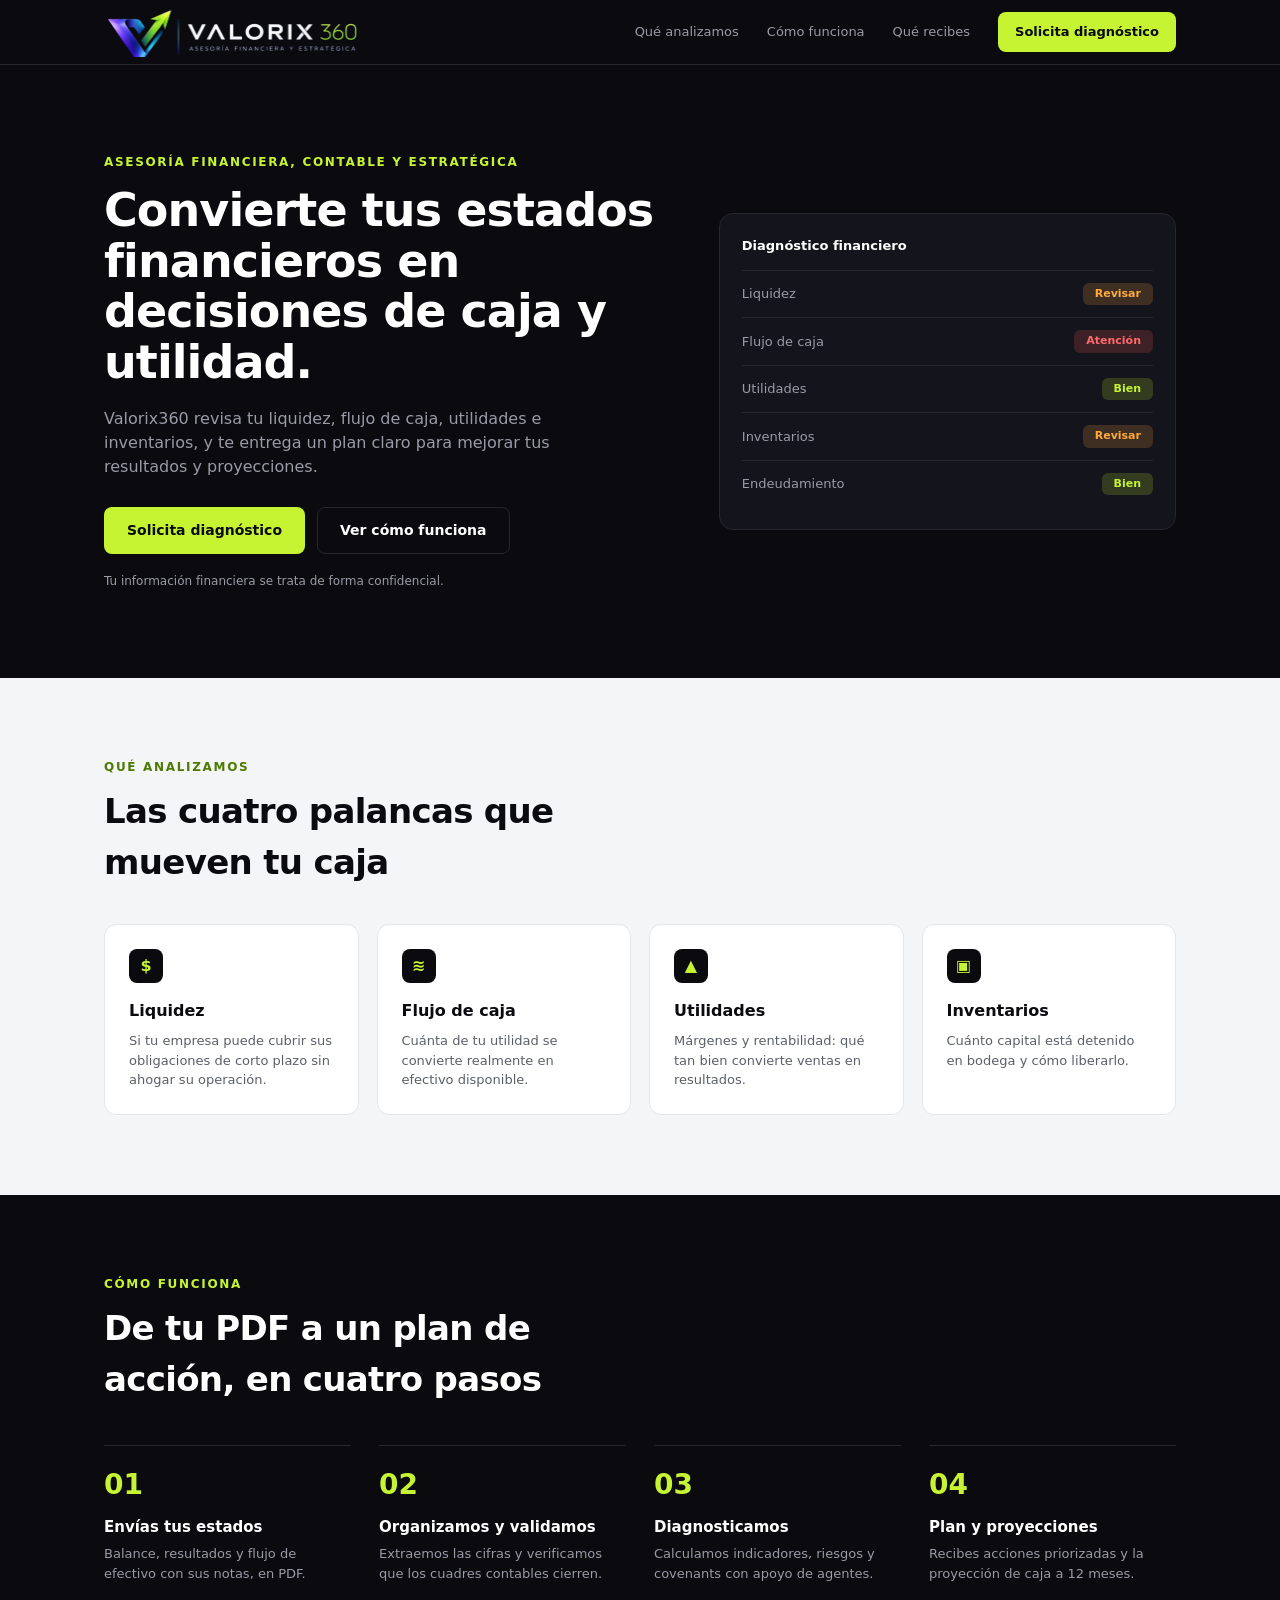
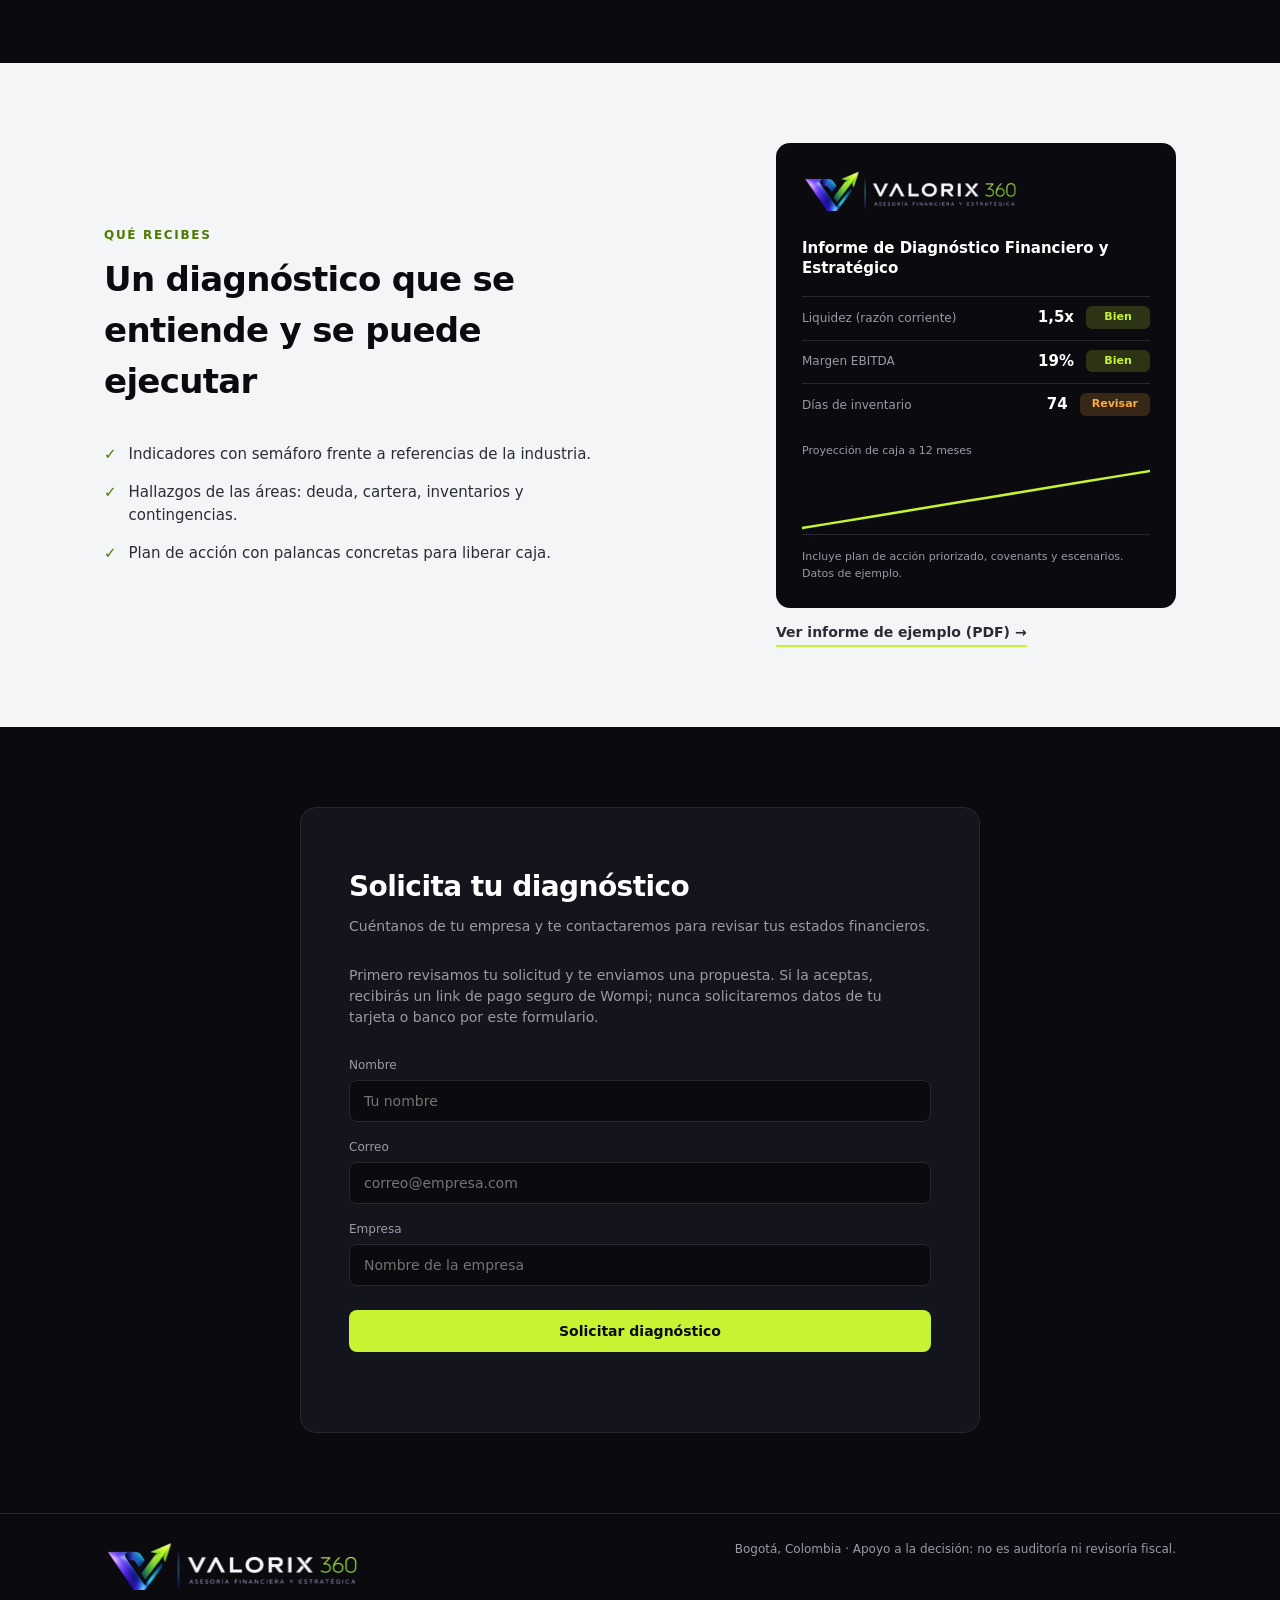
<file: web/index.html>
<!DOCTYPE html>
<html lang="es">
<head>
<meta charset="utf-8">
<meta name="viewport" content="width=device-width, initial-scale=1">
<title>Valorix360 · Asesoría financiera, contable y estratégica</title>
<link rel="icon" href="favicon.svg" type="image/svg+xml">
<link rel="icon" href="favicon.png" type="image/png">
<link rel="stylesheet" href="styles.css">
</head>
<body>
<header>
  <div class="wrap">
    <a class="logo" href="./" aria-label="Valorix360, asesoría financiera y estratégica"><img class="logo-image" src="valorix360-logo.png" alt="Valorix360 · Asesoría financiera y estratégica"></a>
    <nav>
      <a href="#analizamos">Qué analizamos</a>
      <a href="#funciona">Cómo funciona</a>
      <a href="#recibes">Qué recibes</a>
      <a class="btn btn-lime" href="#contacto" data-app>Solicita diagnóstico</a>
    </nav>
  </div>
</header>

<section class="hero">
  <div class="wrap">
    <div>
      <div class="eyebrow">Asesoría financiera, contable y estratégica</div>
      <h1>Convierte tus estados financieros en decisiones de caja y utilidad.</h1>
      <p>Valorix360 revisa tu liquidez, flujo de caja, utilidades e inventarios, y te entrega un plan claro para mejorar tus resultados y proyecciones.</p>
      <div class="cta">
        <a class="btn btn-lime" href="#contacto" data-app>Solicita diagnóstico</a>
        <a class="btn btn-ghost" href="#funciona">Ver cómo funciona</a>
      </div>
      <small>Tu información financiera se trata de forma confidencial.</small>
    </div>
    <div class="card-dark">
      <h4>Diagnóstico financiero</h4>
      <div class="row">Liquidez <span class="badge warn">Revisar</span></div>
      <div class="row">Flujo de caja <span class="badge bad">Atención</span></div>
      <div class="row">Utilidades <span class="badge ok">Bien</span></div>
      <div class="row">Inventarios <span class="badge warn">Revisar</span></div>
      <div class="row">Endeudamiento <span class="badge ok">Bien</span></div>
    </div>
  </div>
</section>

<section class="light" id="analizamos">
  <div class="wrap">
    <div class="eyebrow">Qué analizamos</div>
    <h2>Las cuatro palancas que mueven tu caja</h2>
    <div class="cards">
      <div class="card"><div class="ic">$</div><h3>Liquidez</h3><p>Si tu empresa puede cubrir sus obligaciones de corto plazo sin ahogar su operación.</p></div>
      <div class="card"><div class="ic">≋</div><h3>Flujo de caja</h3><p>Cuánta de tu utilidad se convierte realmente en efectivo disponible.</p></div>
      <div class="card"><div class="ic">▲</div><h3>Utilidades</h3><p>Márgenes y rentabilidad: qué tan bien convierte ventas en resultados.</p></div>
      <div class="card"><div class="ic">▣</div><h3>Inventarios</h3><p>Cuánto capital está detenido en bodega y cómo liberarlo.</p></div>
    </div>
  </div>
</section>

<section class="dark" id="funciona">
  <div class="wrap">
    <div class="eyebrow">Cómo funciona</div>
    <h2>De tu PDF a un plan de acción, en cuatro pasos</h2>
    <div class="steps">
      <div class="step"><b>01</b><h3>Envías tus estados</h3><p>Balance, resultados y flujo de efectivo con sus notas, en PDF.</p></div>
      <div class="step"><b>02</b><h3>Organizamos y validamos</h3><p>Extraemos las cifras y verificamos que los cuadres contables cierren.</p></div>
      <div class="step"><b>03</b><h3>Diagnosticamos</h3><p>Calculamos indicadores, riesgos y covenants con apoyo de agentes.</p></div>
      <div class="step"><b>04</b><h3>Plan y proyecciones</h3><p>Recibes acciones priorizadas y la proyección de caja a 12 meses.</p></div>
    </div>
  </div>
</section>

<section class="light" id="recibes">
  <div class="wrap recibes">
    <div>
      <div class="eyebrow">Qué recibes</div>
      <h2>Un diagnóstico que se entiende y se puede ejecutar</h2>
      <ul>
        <li>Indicadores con semáforo frente a referencias de la industria.</li>
        <li>Hallazgos de las áreas: deuda, cartera, inventarios y contingencias.</li>
        <li>Plan de acción con palancas concretas para liberar caja.</li>
      </ul>
    </div>
    <div class="report-col">
    <div class="report">
      <div class="logo"><img class="logo-image" src="valorix360-logo.png" alt="Valorix360 · Asesoría financiera y estratégica"></div>
      <h4>Informe de Diagnóstico Financiero y Estratégico</h4>
      <div class="rep-kpis">
        <div><span>Liquidez (razón corriente)</span><b>1,5x</b><em class="badge ok">Bien</em></div>
        <div><span>Margen EBITDA</span><b>19%</b><em class="badge ok">Bien</em></div>
        <div><span>Días de inventario</span><b>74</b><em class="badge warn">Revisar</em></div>
      </div>
      <div class="rep-chart">
        <span>Proyección de caja a 12 meses</span>
        <svg viewBox="0 0 280 70" role="img" aria-label="Proyección de caja a 12 meses, tendencia creciente" preserveAspectRatio="none">
          <polyline points="0,64 25.5,58.7 50.9,53.5 76.4,48.2 101.8,42.9 127.3,37.6 152.7,32.4 178.2,27.1 203.6,21.8 229.1,16.5 254.5,11.3 280,6" fill="none" stroke="#c6f432" stroke-width="2.5" stroke-linecap="round" stroke-linejoin="round" vector-effect="non-scaling-stroke"/>
        </svg>
      </div>
      <p class="rep-note">Incluye plan de acción priorizado, covenants y escenarios. Datos de ejemplo.</p>
    </div>
    <a class="rep-link" href="informe_ejemplo_valorix360.pdf" target="_blank" rel="noopener">Ver informe de ejemplo (PDF) →</a>
    </div>
  </div>
</section>

<section class="dark" id="contacto">
  <div class="wrap">
    <div class="form-box">
      <h2>Solicita tu diagnóstico</h2>
      <p>Cuéntanos de tu empresa y te contactaremos para revisar tus estados financieros.</p>
      <p>Primero revisamos tu solicitud y te enviamos una propuesta. Si la aceptas, recibirás un link de pago seguro de Wompi; nunca solicitaremos datos de tu tarjeta o banco por este formulario.</p>
      <form id="f">
        <label for="n">Nombre</label><input id="n" name="nombre" required maxlength="100" autocomplete="name" placeholder="Tu nombre">
        <label for="c">Correo</label><input id="c" name="correo" type="email" required maxlength="150" autocomplete="email" placeholder="correo@empresa.com">
        <label for="e">Empresa</label><input id="e" name="empresa" required maxlength="150" autocomplete="organization" placeholder="Nombre de la empresa">
        <input class="hp" name="_honey" tabindex="-1" autocomplete="off" aria-hidden="true">
        <button class="btn btn-lime" type="submit">Solicitar diagnóstico</button>
        <div id="msg" role="status"></div>
      </form>
    </div>
  </div>
</section>

<footer>
  <div class="wrap">
    <span class="logo"><img class="logo-image" src="valorix360-logo.png" alt="Valorix360 · Asesoría financiera y estratégica"></span>
    <span>Bogotá, Colombia · Apoyo a la decisión: no es auditoría ni revisoría fiscal.</span>
  </div>
</footer>

<script src="app.js"></script>
</body>
</html>
</file>
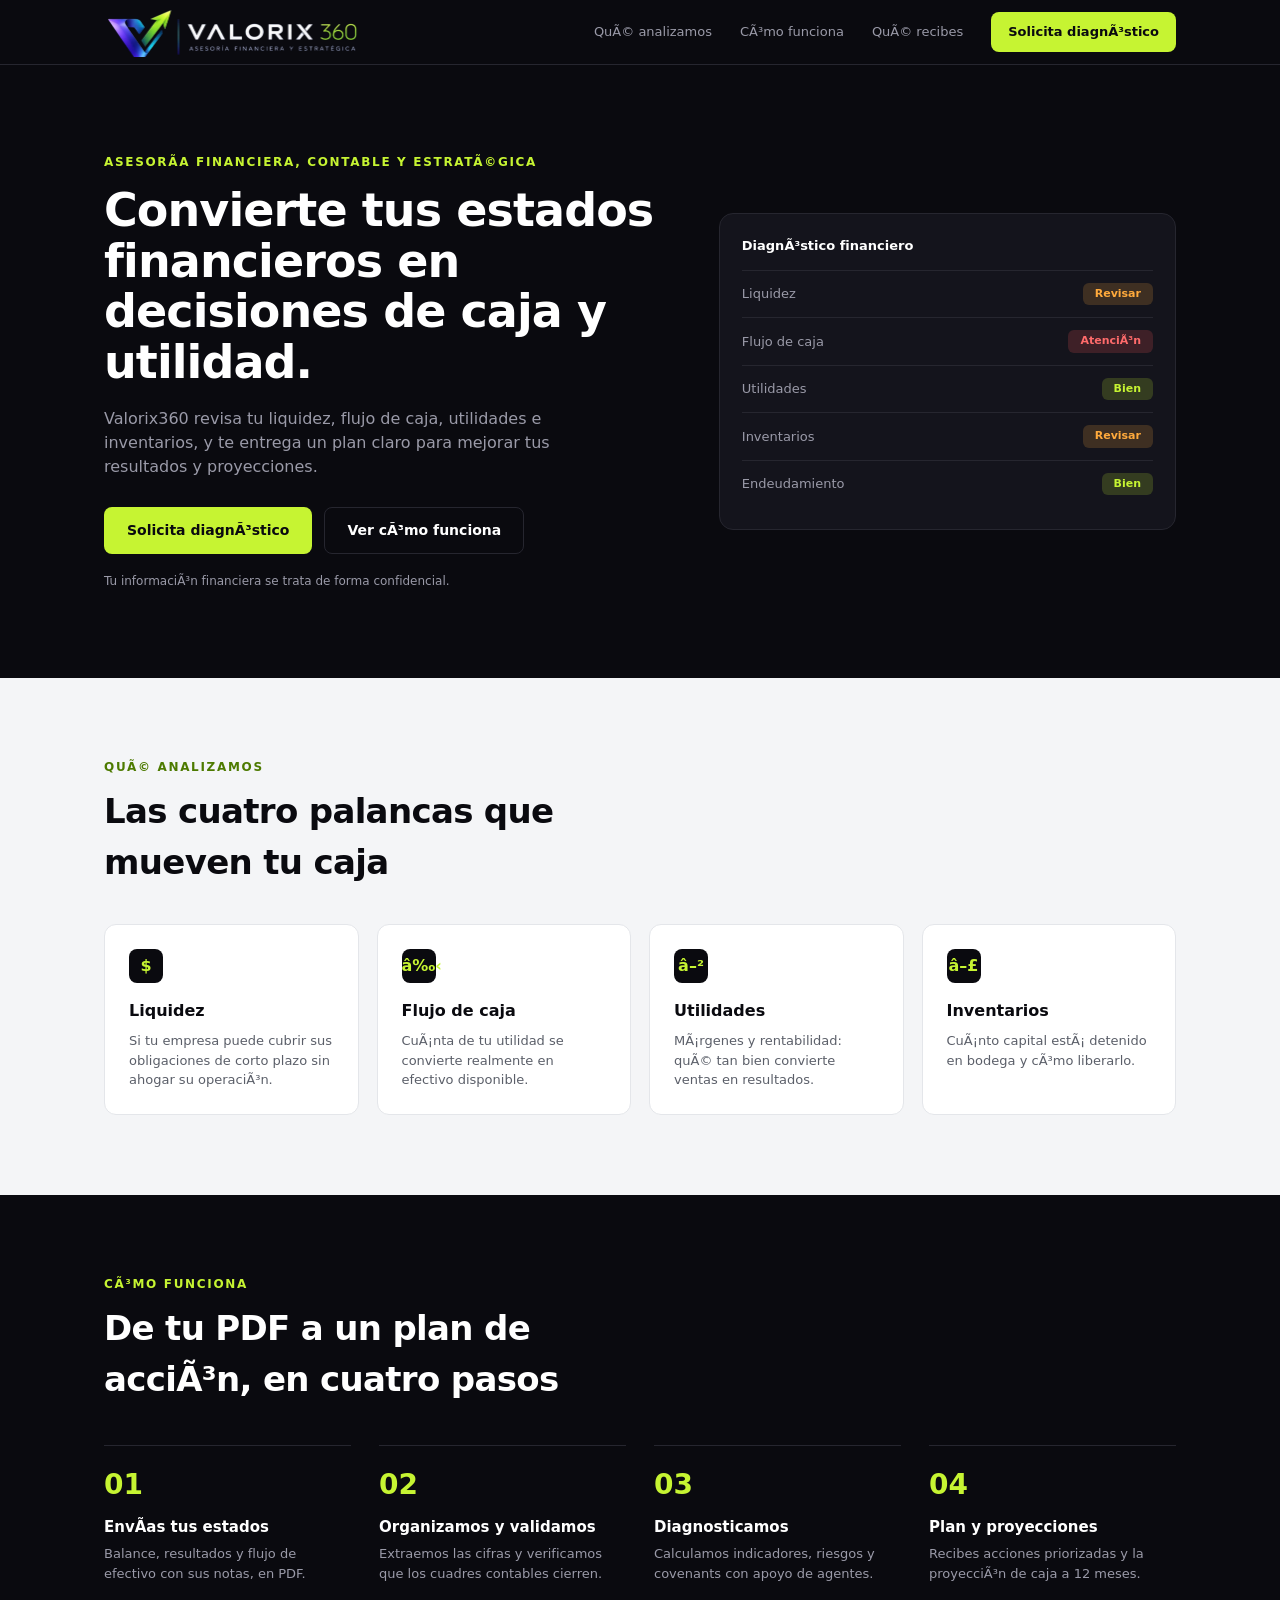
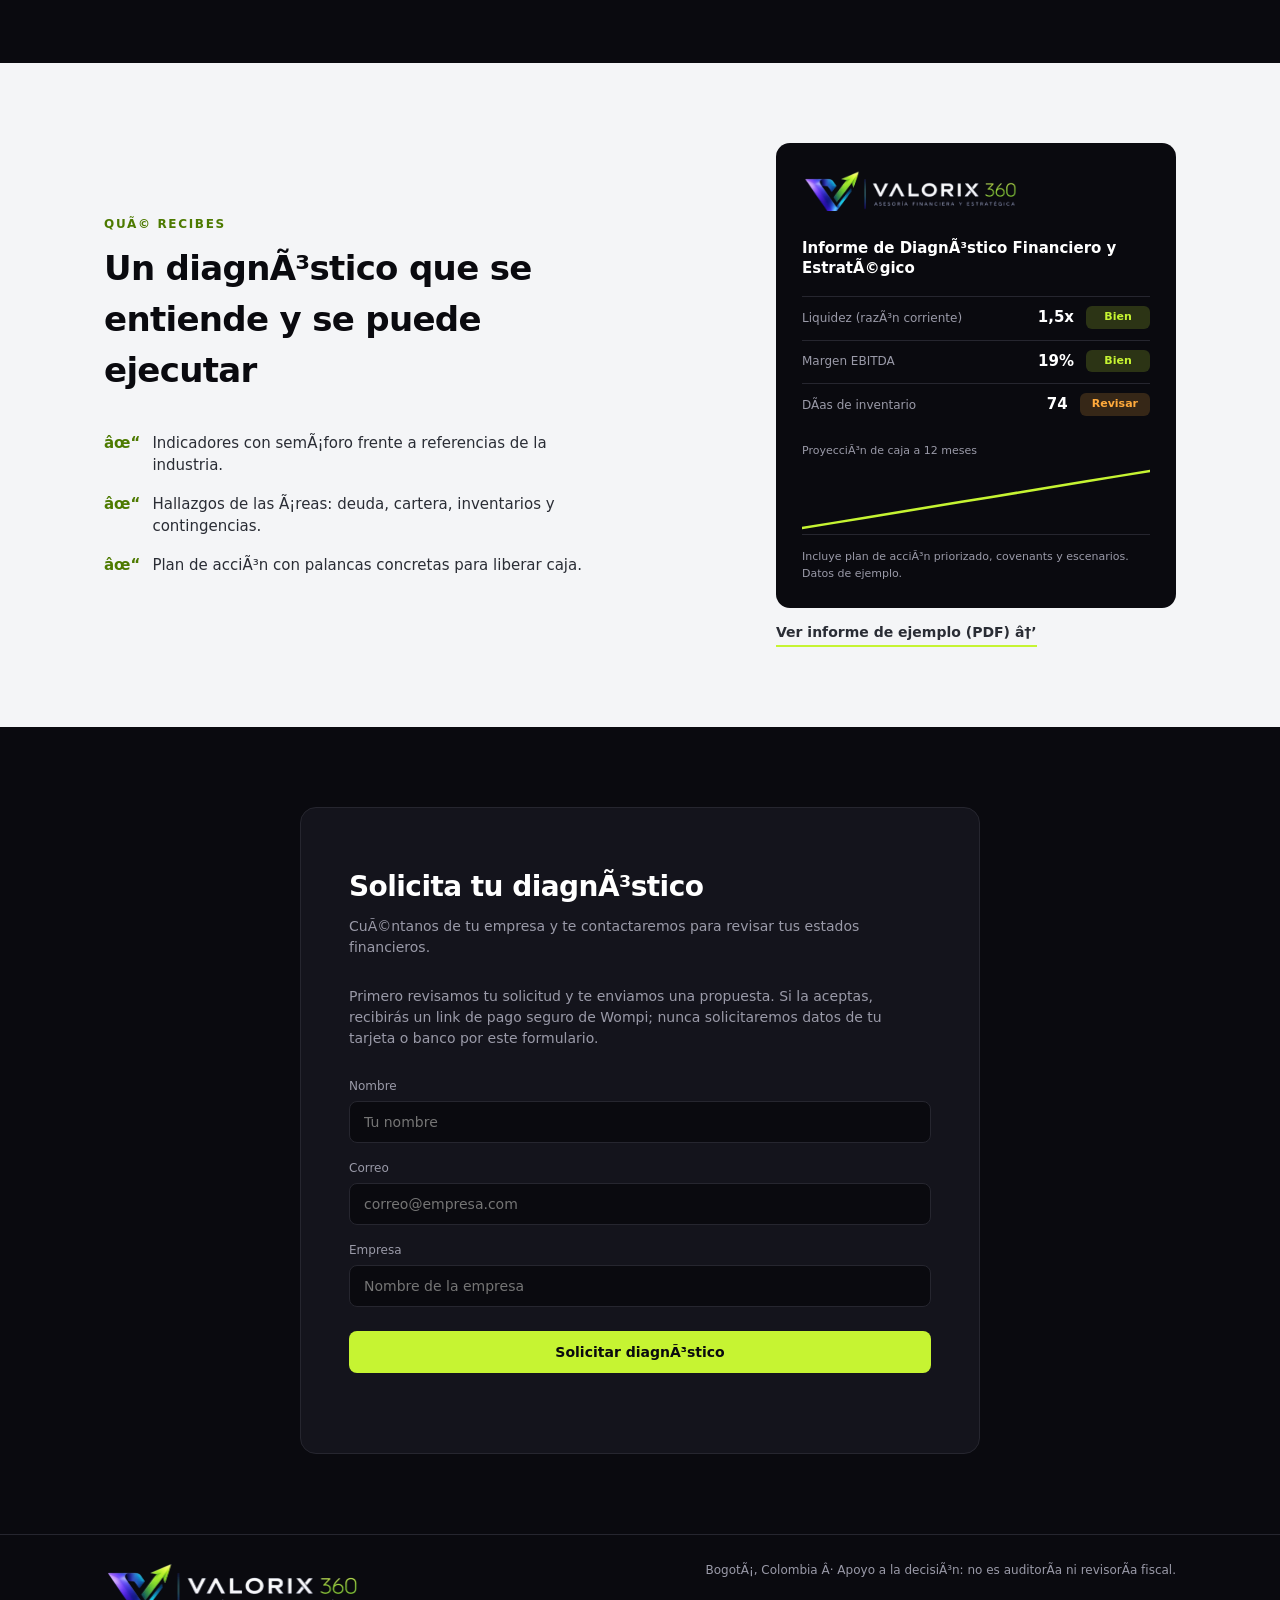
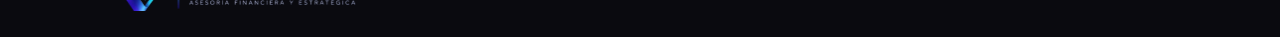
<file: web/valorix360.html>
﻿<!DOCTYPE html>
<html lang="es">
<head>
<meta charset="utf-8">
<meta name="viewport" content="width=device-width, initial-scale=1">
<title>Valorix360 Â· AsesorÃ­a financiera, contable y estratÃ©gica</title>
<link rel="icon" href="favicon.svg" type="image/svg+xml">
<link rel="icon" href="favicon.png" type="image/png">
<style>
:root { --bg:#0a0a0f; --panel:#14141c; --line:#26262f; --lime:#c6f432; --txt:#ffffff; --mut:#9a9aa8; --light:#f4f5f7; --ink:#0a0a0f; }
* { box-sizing:border-box; margin:0; padding:0; }
html { scroll-behavior:smooth; -webkit-text-size-adjust:100%; }
img, svg { max-width:100%; }
body { overflow-x:hidden; }
body { font-family:"Inter","Segoe UI",system-ui,sans-serif; background:var(--bg); color:var(--txt); line-height:1.5; }
a { color:inherit; text-decoration:none; }
.wrap { max-width:1120px; margin:0 auto; padding:0 24px; }
.eyebrow { color:var(--lime); font-size:12px; font-weight:700; letter-spacing:.14em; text-transform:uppercase; }
.btn { display:inline-block; border-radius:8px; padding:12px 22px; font-weight:700; font-size:14px; border:1px solid transparent; cursor:pointer; font-family:inherit; }
.btn-lime { background:var(--lime); color:var(--ink); }
.btn-lime:hover { filter:brightness(1.08); }
.btn-ghost { border-color:var(--line); color:var(--txt); }
.btn[disabled] { opacity:.6; cursor:wait; }
header { border-bottom:1px solid var(--line); }
header .wrap { display:flex; align-items:center; justify-content:space-between; height:64px; }
.logo { display:inline-flex; align-items:center; gap:0; font-size:0; letter-spacing:0; }
.logo img { content:url("valorix360-logo.png"); display:block; width:260px; height:auto; }
.logo span { display:none; }
nav { display:flex; gap:28px; align-items:center; font-size:13px; color:var(--mut); }
nav a:hover { color:var(--txt); }
nav .btn { padding:9px 16px; font-size:13px; color:var(--ink); }
.hero { padding:88px 0; }
.hero .wrap { display:grid; grid-template-columns:1.1fr .9fr; gap:56px; align-items:center; }
.hero h1 { font-size:clamp(30px, 5.2vw, 46px); line-height:1.1; margin:14px 0 20px; letter-spacing:-.02em; }
.hero p { color:var(--mut); max-width:480px; margin-bottom:28px; }
.hero .cta { display:flex; gap:12px; flex-wrap:wrap; }
.hero small { display:block; margin-top:18px; color:var(--mut); font-size:12px; }
.card-dark { background:var(--panel); border:1px solid var(--line); border-radius:14px; padding:22px; }
.card-dark h4 { font-size:13px; margin-bottom:14px; }
.row { display:flex; justify-content:space-between; align-items:center; padding:12px 0; border-top:1px solid var(--line); font-size:13px; color:var(--mut); }
.badge { font-size:11px; font-weight:700; padding:3px 12px; border-radius:6px; }
.ok { background:rgba(198,244,50,.18); color:var(--lime); }
.warn { background:rgba(255,170,60,.18); color:#ffaa3c; }
.bad { background:rgba(255,90,90,.18); color:#ff6b6b; }
.light { background:var(--light); color:var(--ink); padding:80px 0; }
.light .eyebrow { color:#4d7a00; }
.light h2 { font-size:clamp(26px, 4vw, 34px); margin:10px 0 36px; letter-spacing:-.02em; max-width:520px; }
.cards { display:grid; grid-template-columns:repeat(4,1fr); gap:18px; }
.card { background:#fff; border:1px solid #e4e6ea; border-radius:12px; padding:24px; }
.card .ic { width:34px; height:34px; border-radius:8px; background:var(--ink); color:var(--lime); display:grid; place-items:center; margin-bottom:16px; font-weight:800; }
.card h3 { font-size:16px; margin-bottom:8px; }
.card p { font-size:13px; color:#5b5f69; }
.dark { padding:80px 0; }
.dark h2 { font-size:clamp(26px, 4vw, 34px); margin:10px 0 40px; letter-spacing:-.02em; max-width:520px; }
.steps { display:grid; grid-template-columns:repeat(4,1fr); gap:28px; }
.step { border-top:1px solid var(--line); padding-top:18px; }
.step b { display:block; color:var(--lime); font-size:28px; margin-bottom:10px; }
.step h3 { font-size:15px; margin-bottom:6px; }
.step p { color:var(--mut); font-size:13px; }
.recibes { display:grid; grid-template-columns:1fr 1fr; gap:56px; align-items:center; }
.recibes ul { list-style:none; display:grid; gap:16px; }
.recibes li { display:flex; gap:12px; font-size:15px; color:#2a2d35; }
.recibes li::before { content:"âœ“"; color:#4d7a00; font-weight:800; }
.report-col { width:100%; max-width:400px; margin-left:auto; }
.report { background:var(--ink); color:#fff; border-radius:14px; padding:26px; }
.report .logo { margin-bottom:0; }
.report .logo img { width:220px; margin-bottom:28px; }
.report h4 { font-size:15px; line-height:1.3; margin-bottom:18px; }
.rep-kpis { display:grid; gap:2px; margin-bottom:18px; }
.rep-kpis div { display:grid; grid-template-columns:1fr auto auto; align-items:center; gap:12px; padding:9px 0; border-top:1px solid var(--line); font-size:12px; color:var(--mut); }
.rep-kpis b { color:#fff; font-size:15px; }
.rep-kpis .badge { font-style:normal; min-width:64px; text-align:center; }
.rep-chart span { display:block; font-size:11px; color:var(--mut); margin-bottom:6px; }
.rep-chart svg { display:block; width:100%; height:70px; border-bottom:1px solid var(--line); }
.rep-note { margin-top:14px; font-size:11px; color:var(--mut); }
.rep-link { display:inline-block; margin-top:14px; font-size:14px; font-weight:700; color:#2a2d35; border-bottom:2px solid var(--lime); padding-bottom:2px; }
.rep-link:hover { color:#000; }
.form-box { background:var(--panel); border:1px solid var(--line); border-radius:16px; padding:48px; max-width:680px; margin:0 auto; }
.form-box h2 { font-size:28px; margin-bottom:8px; }
.form-box > p { color:var(--mut); font-size:14px; margin-bottom:28px; }
label { display:block; font-size:12px; color:var(--mut); margin:16px 0 6px; }
input { width:100%; background:var(--bg); border:1px solid var(--line); border-radius:8px; padding:12px 14px; color:var(--txt); font-size:14px; font-family:inherit; }
input:focus { outline:2px solid var(--lime); outline-offset:-1px; }
.form-box .btn { width:100%; margin-top:24px; text-align:center; }
.hp { position:absolute; left:-9999px; }
#msg { margin-top:14px; font-size:13px; color:var(--lime); min-height:18px; }
#msg.error { color:#ff6b6b; }
footer { border-top:1px solid var(--line); padding:26px 0; font-size:12px; color:var(--mut); }
footer .wrap { display:flex; justify-content:space-between; gap:16px; flex-wrap:wrap; }
@media (max-width:1024px) {
  .cards { grid-template-columns:repeat(2, 1fr); }
  .hero { padding:64px 0; }
  .light, .dark { padding:64px 0; }
}
@media (max-width:860px) {
  .hero .wrap, .recibes { grid-template-columns:1fr; gap:36px; }
  .steps { grid-template-columns:1fr 1fr; }
  nav a:not(.btn) { display:none; }
  .report-col { margin:0; max-width:520px; }
  .form-box { padding:32px; }
}
@media (max-width:560px) {
  .wrap { padding:0 18px; }
  header .wrap { height:58px; }
  .logo img { width:clamp(145px, 44vw, 190px); }
  nav .btn { padding:8px; font-size:11px; }
  .hero { padding:44px 0; }
  .light, .dark { padding:48px 0; }
  .cards, .steps { grid-template-columns:1fr; }
  .hero .cta { flex-direction:column; }
  .hero .cta .btn { text-align:center; }
  .btn { min-height:44px; padding:13px 20px; }
  input { font-size:16px; }
  .form-box { padding:22px 18px; }
  .report-col { max-width:none; }
  footer .wrap { flex-direction:column; }
}
</style>
</head>
<body>
<header>
  <div class="wrap">
    <a class="logo" href="./"><img src="[data-uri]" alt="" width="30" height="30">VALORIX <span>360</span></a>
    <nav>
      <a href="#analizamos">QuÃ© analizamos</a>
      <a href="#funciona">CÃ³mo funciona</a>
      <a href="#recibes">QuÃ© recibes</a>
      <a class="btn btn-lime" href="#contacto" data-app>Solicita diagnÃ³stico</a>
    </nav>
  </div>
</header>

<section class="hero">
  <div class="wrap">
    <div>
      <div class="eyebrow">AsesorÃ­a financiera, contable y estratÃ©gica</div>
      <h1>Convierte tus estados financieros en decisiones de caja y utilidad.</h1>
      <p>Valorix360 revisa tu liquidez, flujo de caja, utilidades e inventarios, y te entrega un plan claro para mejorar tus resultados y proyecciones.</p>
      <div class="cta">
        <a class="btn btn-lime" href="#contacto" data-app>Solicita diagnÃ³stico</a>
        <a class="btn btn-ghost" href="#funciona">Ver cÃ³mo funciona</a>
      </div>
      <small>Tu informaciÃ³n financiera se trata de forma confidencial.</small>
    </div>
    <div class="card-dark">
      <h4>DiagnÃ³stico financiero</h4>
      <div class="row">Liquidez <span class="badge warn">Revisar</span></div>
      <div class="row">Flujo de caja <span class="badge bad">AtenciÃ³n</span></div>
      <div class="row">Utilidades <span class="badge ok">Bien</span></div>
      <div class="row">Inventarios <span class="badge warn">Revisar</span></div>
      <div class="row">Endeudamiento <span class="badge ok">Bien</span></div>
    </div>
  </div>
</section>

<section class="light" id="analizamos">
  <div class="wrap">
    <div class="eyebrow">QuÃ© analizamos</div>
    <h2>Las cuatro palancas que mueven tu caja</h2>
    <div class="cards">
      <div class="card"><div class="ic">$</div><h3>Liquidez</h3><p>Si tu empresa puede cubrir sus obligaciones de corto plazo sin ahogar su operaciÃ³n.</p></div>
      <div class="card"><div class="ic">â‰‹</div><h3>Flujo de caja</h3><p>CuÃ¡nta de tu utilidad se convierte realmente en efectivo disponible.</p></div>
      <div class="card"><div class="ic">â–²</div><h3>Utilidades</h3><p>MÃ¡rgenes y rentabilidad: quÃ© tan bien convierte ventas en resultados.</p></div>
      <div class="card"><div class="ic">â–£</div><h3>Inventarios</h3><p>CuÃ¡nto capital estÃ¡ detenido en bodega y cÃ³mo liberarlo.</p></div>
    </div>
  </div>
</section>

<section class="dark" id="funciona">
  <div class="wrap">
    <div class="eyebrow">CÃ³mo funciona</div>
    <h2>De tu PDF a un plan de acciÃ³n, en cuatro pasos</h2>
    <div class="steps">
      <div class="step"><b>01</b><h3>EnvÃ­as tus estados</h3><p>Balance, resultados y flujo de efectivo con sus notas, en PDF.</p></div>
      <div class="step"><b>02</b><h3>Organizamos y validamos</h3><p>Extraemos las cifras y verificamos que los cuadres contables cierren.</p></div>
      <div class="step"><b>03</b><h3>Diagnosticamos</h3><p>Calculamos indicadores, riesgos y covenants con apoyo de agentes.</p></div>
      <div class="step"><b>04</b><h3>Plan y proyecciones</h3><p>Recibes acciones priorizadas y la proyecciÃ³n de caja a 12 meses.</p></div>
    </div>
  </div>
</section>

<section class="light" id="recibes">
  <div class="wrap recibes">
    <div>
      <div class="eyebrow">QuÃ© recibes</div>
      <h2>Un diagnÃ³stico que se entiende y se puede ejecutar</h2>
      <ul>
        <li>Indicadores con semÃ¡foro frente a referencias de la industria.</li>
        <li>Hallazgos de las Ã¡reas: deuda, cartera, inventarios y contingencias.</li>
        <li>Plan de acciÃ³n con palancas concretas para liberar caja.</li>
      </ul>
    </div>
    <div class="report-col">
    <div class="report">
      <div class="logo"><img class="logo-image" src="valorix360-logo.png" alt="Valorix360 · Asesoría financiera y estratégica"></div>
      <h4>Informe de DiagnÃ³stico Financiero y EstratÃ©gico</h4>
      <div class="rep-kpis">
        <div><span>Liquidez (razÃ³n corriente)</span><b>1,5x</b><em class="badge ok">Bien</em></div>
        <div><span>Margen EBITDA</span><b>19%</b><em class="badge ok">Bien</em></div>
        <div><span>DÃ­as de inventario</span><b>74</b><em class="badge warn">Revisar</em></div>
      </div>
      <div class="rep-chart">
        <span>ProyecciÃ³n de caja a 12 meses</span>
        <svg viewBox="0 0 280 70" role="img" aria-label="ProyecciÃ³n de caja a 12 meses, tendencia creciente" preserveAspectRatio="none">
          <polyline points="0,64 25.5,58.7 50.9,53.5 76.4,48.2 101.8,42.9 127.3,37.6 152.7,32.4 178.2,27.1 203.6,21.8 229.1,16.5 254.5,11.3 280,6" fill="none" stroke="#c6f432" stroke-width="2.5" stroke-linecap="round" stroke-linejoin="round" vector-effect="non-scaling-stroke"/>
        </svg>
      </div>
      <p class="rep-note">Incluye plan de acciÃ³n priorizado, covenants y escenarios. Datos de ejemplo.</p>
    </div>
    <a class="rep-link" href="informe_ejemplo_valorix360.pdf" target="_blank" rel="noopener">Ver informe de ejemplo (PDF) â†’</a>
    </div>
  </div>
</section>

<section class="dark" id="contacto">
  <div class="wrap">
    <div class="form-box">
      <h2>Solicita tu diagnÃ³stico</h2>
      <p>CuÃ©ntanos de tu empresa y te contactaremos para revisar tus estados financieros.</p>
      <p>Primero revisamos tu solicitud y te enviamos una propuesta. Si la aceptas, recibirás un link de pago seguro de Wompi; nunca solicitaremos datos de tu tarjeta o banco por este formulario.</p>
      <form id="f">
        <label for="n">Nombre</label><input id="n" name="nombre" required maxlength="100" autocomplete="name" placeholder="Tu nombre">
        <label for="c">Correo</label><input id="c" name="correo" type="email" required maxlength="150" autocomplete="email" placeholder="correo@empresa.com">
        <label for="e">Empresa</label><input id="e" name="empresa" required maxlength="150" autocomplete="organization" placeholder="Nombre de la empresa">
        <input class="hp" name="_honey" tabindex="-1" autocomplete="off" aria-hidden="true">
        <button class="btn btn-lime" type="submit">Solicitar diagnÃ³stico</button>
        <div id="msg" role="status"></div>
      </form>
    </div>
  </div>
</section>

<footer>
  <div class="wrap">
    <span class="logo"><img src="[data-uri]" alt="" width="26" height="26">VALORIX <span>360</span></span>
    <span>BogotÃ¡, Colombia Â· Apoyo a la decisiÃ³n: no es auditorÃ­a ni revisorÃ­a fiscal.</span>
  </div>
</footer>

<script>
const ENDPOINT = 'https://formsubmit.co/ajax/virviescas_2318@hotmail.com';

document.querySelectorAll('a[data-app]').forEach((a) => { a.href = '#contacto'; });

const form = document.getElementById('f');
const msg = document.getElementById('msg');
const boton = form.querySelector('button[type=submit]');

function aviso(texto, error) {
  msg.textContent = texto;
  msg.classList.toggle('error', Boolean(error));
}

form.addEventListener('submit', async (e) => {
  e.preventDefault();
  if (form._honey.value) return;
  boton.disabled = true;
  aviso('Enviando...');
  try {
    const r = await fetch(ENDPOINT, {
      method: 'POST',
      headers: { 'Content-Type': 'application/json', Accept: 'application/json' },
      body: JSON.stringify({
        nombre: form.nombre.value,
        correo: form.correo.value,
        empresa: form.empresa.value,
        _subject: 'Nueva solicitud de diagnÃ³stico Valorix360',
        _replyto: form.correo.value,
        _template: 'table',
        _captcha: 'false',
      }),
    });
    const data = await r.json();
    if (!r.ok || String(data.success) !== 'true') throw new Error(data.message || 'Error de envÃ­o');
    aviso('Gracias, ' + form.nombre.value + '. Recibimos tu solicitud y te escribiremos pronto.');
    form.reset();
  } catch (err) {
    aviso('No pudimos enviar tu solicitud. IntÃ©ntalo de nuevo en unos minutos.', true);
  } finally {
    boton.disabled = false;
  }
});
</script>
</body>
</html>
</file>
<file: web/styles.css>
:root { --bg:#0a0a0f; --panel:#14141c; --line:#26262f; --lime:#c6f432; --txt:#ffffff; --mut:#9a9aa8; --light:#f4f5f7; --ink:#0a0a0f; }
* { box-sizing:border-box; margin:0; padding:0; }
html { scroll-behavior:smooth; -webkit-text-size-adjust:100%; }
img, svg { max-width:100%; }
body { overflow-x:hidden; }
body { font-family:"Inter","Segoe UI",system-ui,sans-serif; background:var(--bg); color:var(--txt); line-height:1.5; }
a { color:inherit; text-decoration:none; }
.wrap { max-width:1120px; margin:0 auto; padding:0 24px; }
.eyebrow { color:var(--lime); font-size:12px; font-weight:700; letter-spacing:.14em; text-transform:uppercase; }
.btn { display:inline-block; border-radius:8px; padding:12px 22px; font-weight:700; font-size:14px; border:1px solid transparent; cursor:pointer; font-family:inherit; }
.btn-lime { background:var(--lime); color:var(--ink); }
.btn-lime:hover { filter:brightness(1.08); }
.btn-ghost { border-color:var(--line); color:var(--txt); }
.btn[disabled] { opacity:.6; cursor:wait; }
header { border-bottom:1px solid var(--line); }
header .wrap { display:flex; align-items:center; justify-content:space-between; height:64px; }
.logo { display:inline-flex; align-items:center; }
.logo-image { display:block; width:260px; height:auto; }
nav { display:flex; gap:28px; align-items:center; font-size:13px; color:var(--mut); }
nav a:hover { color:var(--txt); }
nav .btn { padding:9px 16px; font-size:13px; color:var(--ink); }
.hero { padding:88px 0; }
.hero .wrap { display:grid; grid-template-columns:1.1fr .9fr; gap:56px; align-items:center; }
.hero h1 { font-size:clamp(30px, 5.2vw, 46px); line-height:1.1; margin:14px 0 20px; letter-spacing:-.02em; }
.hero p { color:var(--mut); max-width:480px; margin-bottom:28px; }
.hero .cta { display:flex; gap:12px; flex-wrap:wrap; }
.hero small { display:block; margin-top:18px; color:var(--mut); font-size:12px; }
.card-dark { background:var(--panel); border:1px solid var(--line); border-radius:14px; padding:22px; }
.card-dark h4 { font-size:13px; margin-bottom:14px; }
.row { display:flex; justify-content:space-between; align-items:center; padding:12px 0; border-top:1px solid var(--line); font-size:13px; color:var(--mut); }
.badge { font-size:11px; font-weight:700; padding:3px 12px; border-radius:6px; }
.ok { background:rgba(198,244,50,.18); color:var(--lime); }
.warn { background:rgba(255,170,60,.18); color:#ffaa3c; }
.bad { background:rgba(255,90,90,.18); color:#ff6b6b; }
.light { background:var(--light); color:var(--ink); padding:80px 0; }
.light .eyebrow { color:#4d7a00; }
.light h2 { font-size:clamp(26px, 4vw, 34px); margin:10px 0 36px; letter-spacing:-.02em; max-width:520px; }
.cards { display:grid; grid-template-columns:repeat(4,1fr); gap:18px; }
.card { background:#fff; border:1px solid #e4e6ea; border-radius:12px; padding:24px; }
.card .ic { width:34px; height:34px; border-radius:8px; background:var(--ink); color:var(--lime); display:grid; place-items:center; margin-bottom:16px; font-weight:800; }
.card h3 { font-size:16px; margin-bottom:8px; }
.card p { font-size:13px; color:#5b5f69; }
.dark { padding:80px 0; }
.dark h2 { font-size:clamp(26px, 4vw, 34px); margin:10px 0 40px; letter-spacing:-.02em; max-width:520px; }
.steps { display:grid; grid-template-columns:repeat(4,1fr); gap:28px; }
.step { border-top:1px solid var(--line); padding-top:18px; }
.step b { display:block; color:var(--lime); font-size:28px; margin-bottom:10px; }
.step h3 { font-size:15px; margin-bottom:6px; }
.step p { color:var(--mut); font-size:13px; }
.recibes { display:grid; grid-template-columns:1fr 1fr; gap:56px; align-items:center; }
.recibes ul { list-style:none; display:grid; gap:16px; }
.recibes li { display:flex; gap:12px; font-size:15px; color:#2a2d35; }
.recibes li::before { content:"✓"; color:#4d7a00; font-weight:800; }
.report-col { width:100%; max-width:400px; margin-left:auto; }
.report { background:var(--ink); color:#fff; border-radius:14px; padding:26px; }
.report .logo-image { width:220px; margin-bottom:28px; }
.report h4 { font-size:15px; line-height:1.3; margin-bottom:18px; }
.rep-kpis { display:grid; gap:2px; margin-bottom:18px; }
.rep-kpis div { display:grid; grid-template-columns:1fr auto auto; align-items:center; gap:12px; padding:9px 0; border-top:1px solid var(--line); font-size:12px; color:var(--mut); }
.rep-kpis b { color:#fff; font-size:15px; }
.rep-kpis .badge { font-style:normal; min-width:64px; text-align:center; }
.rep-chart span { display:block; font-size:11px; color:var(--mut); margin-bottom:6px; }
.rep-chart svg { display:block; width:100%; height:70px; border-bottom:1px solid var(--line); }
.rep-note { margin-top:14px; font-size:11px; color:var(--mut); }
.rep-link { display:inline-block; margin-top:14px; font-size:14px; font-weight:700; color:#2a2d35; border-bottom:2px solid var(--lime); padding-bottom:2px; }
.rep-link:hover { color:#000; }
.form-box { background:var(--panel); border:1px solid var(--line); border-radius:16px; padding:48px; max-width:680px; margin:0 auto; }
.form-box h2 { font-size:28px; margin-bottom:8px; }
.form-box > p { color:var(--mut); font-size:14px; margin-bottom:28px; }
label { display:block; font-size:12px; color:var(--mut); margin:16px 0 6px; }
input { width:100%; background:var(--bg); border:1px solid var(--line); border-radius:8px; padding:12px 14px; color:var(--txt); font-size:14px; font-family:inherit; }
input:focus { outline:2px solid var(--lime); outline-offset:-1px; }
.form-box .btn { width:100%; margin-top:24px; text-align:center; }
.hp { position:absolute; left:-9999px; }
#msg { margin-top:14px; font-size:13px; color:var(--lime); min-height:18px; }
#msg.error { color:#ff6b6b; }
footer { border-top:1px solid var(--line); padding:26px 0; font-size:12px; color:var(--mut); }
footer .wrap { display:flex; justify-content:space-between; gap:16px; flex-wrap:wrap; }
@media (max-width:1024px) {
  .cards { grid-template-columns:repeat(2, 1fr); }
  .hero { padding:64px 0; }
  .light, .dark { padding:64px 0; }
}
@media (max-width:860px) {
  .hero .wrap, .recibes { grid-template-columns:1fr; gap:36px; }
  .steps { grid-template-columns:1fr 1fr; }
  nav a:not(.btn) { display:none; }
  .report-col { margin:0; max-width:520px; }
  .form-box { padding:32px; }
}
@media (max-width:560px) {
  .wrap { padding:0 18px; }
  header .wrap { height:58px; }
  .logo-image { width:clamp(145px, 44vw, 190px); }
  nav .btn { padding:8px; font-size:11px; }
  .hero { padding:44px 0; }
  .light, .dark { padding:48px 0; }
  .cards, .steps { grid-template-columns:1fr; }
  .hero .cta { flex-direction:column; }
  .hero .cta .btn { text-align:center; }
  .btn { min-height:44px; padding:13px 20px; }
  input { font-size:16px; }
  .form-box { padding:22px 18px; }
  .report-col { max-width:none; }
  footer .wrap { flex-direction:column; }
}
</file>
